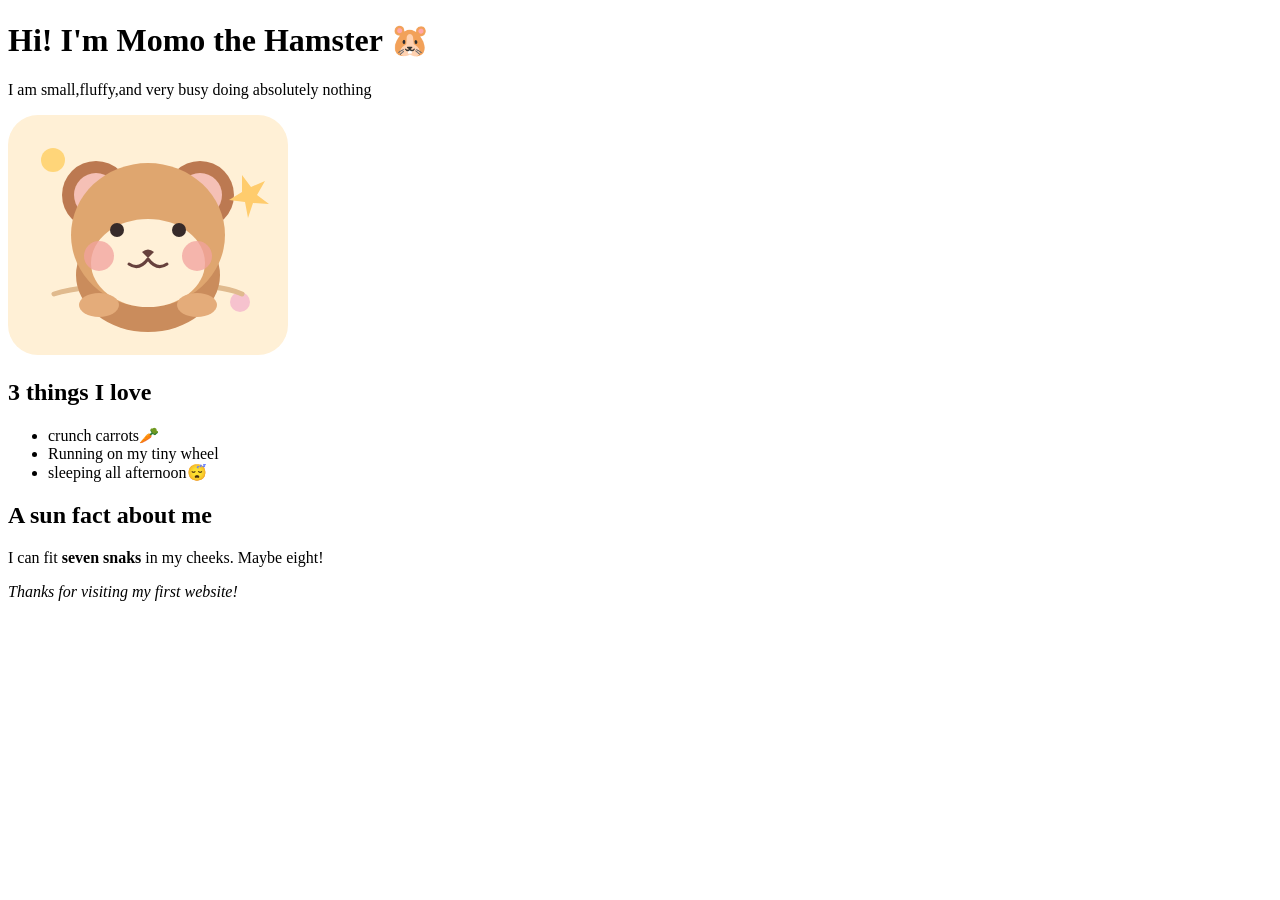
<file: 1/index.html>
<!DOCTYPE html>
<html lang="en">
<head>
    <meta charset="UTF-8">
    <meta name="viewport" content="width=device-width, initial-scale=1.0">
    <title>momo the hamster</title>
</head>
<body>
    <h1> Hi! I'm Momo the Hamster 🐹</h1>
    <p>I am small,fluffy,and very busy doing absolutely nothing</p>
    <img src="momo.svg" alt="momo the hamster">
    <h2>3 things I love </h2>
    <ul>
        <li>crunch carrots🥕</li>
        <li>Running on my tiny wheel</li>
        <li>sleeping all afternoon😴</li>
    </ul>
    <h2>A sun fact about me </h2>
    <p>I can fit <b>seven snaks</b> in my cheeks. Maybe eight! </p>
    <p><i>Thanks for visiting my first website!</i></p>
</body>
</html>
</file>
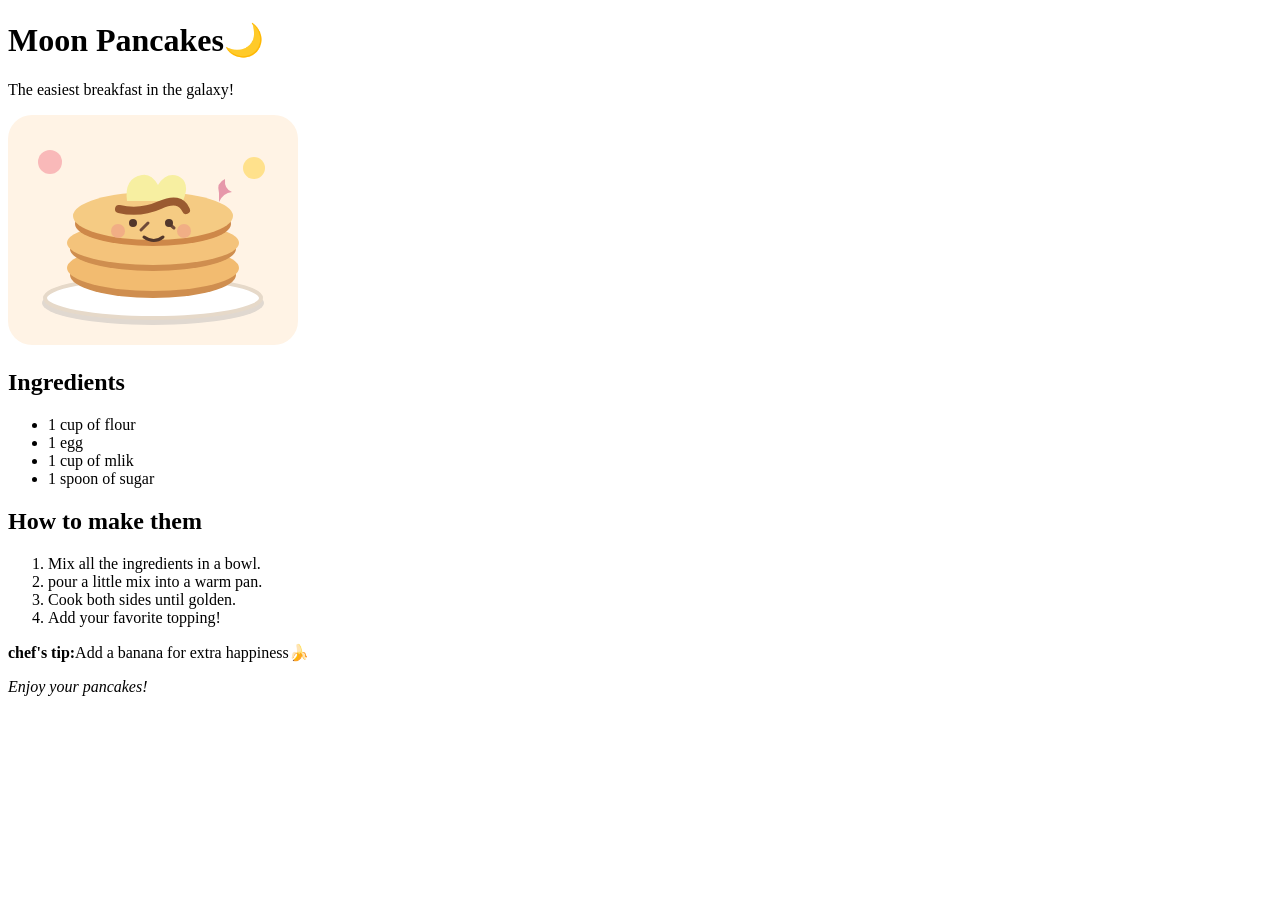
<file: 2/index.html>
<!DOCTYPE html>
<html lang="en">
<head>
    <meta charset="UTF-8">
    <meta name="viewport" content="width=device-width, initial-scale=1.0">
    <title>Moon Pancakes </title>
</head>
<body>
    <h1> Moon Pancakes🌙</h1>
    <p> The easiest breakfast in the galaxy!</p>
    <img src="pancakes.svg" alt="pancakes">
    <h2>Ingredients</h2>
    <ul>
        <li>1 cup of flour</li>
        <li>1 egg</li>
        <li>1 cup of mlik</li>
        <li>1 spoon of sugar</li>
    </ul>
    <h2>How to make them</h2>
    <ol>
        <li> Mix all the ingredients in a bowl.</li>
        <li>pour a little mix into a warm pan.</li>
        <li>Cook both sides until golden.</li>
        <li>Add your favorite topping!</li>
    </ol>
    <p><b>chef's tip:</b>Add a banana for extra happiness🍌 </p>
    <p><i>Enjoy your pancakes!</i></p>
</body>
</html>
</file>
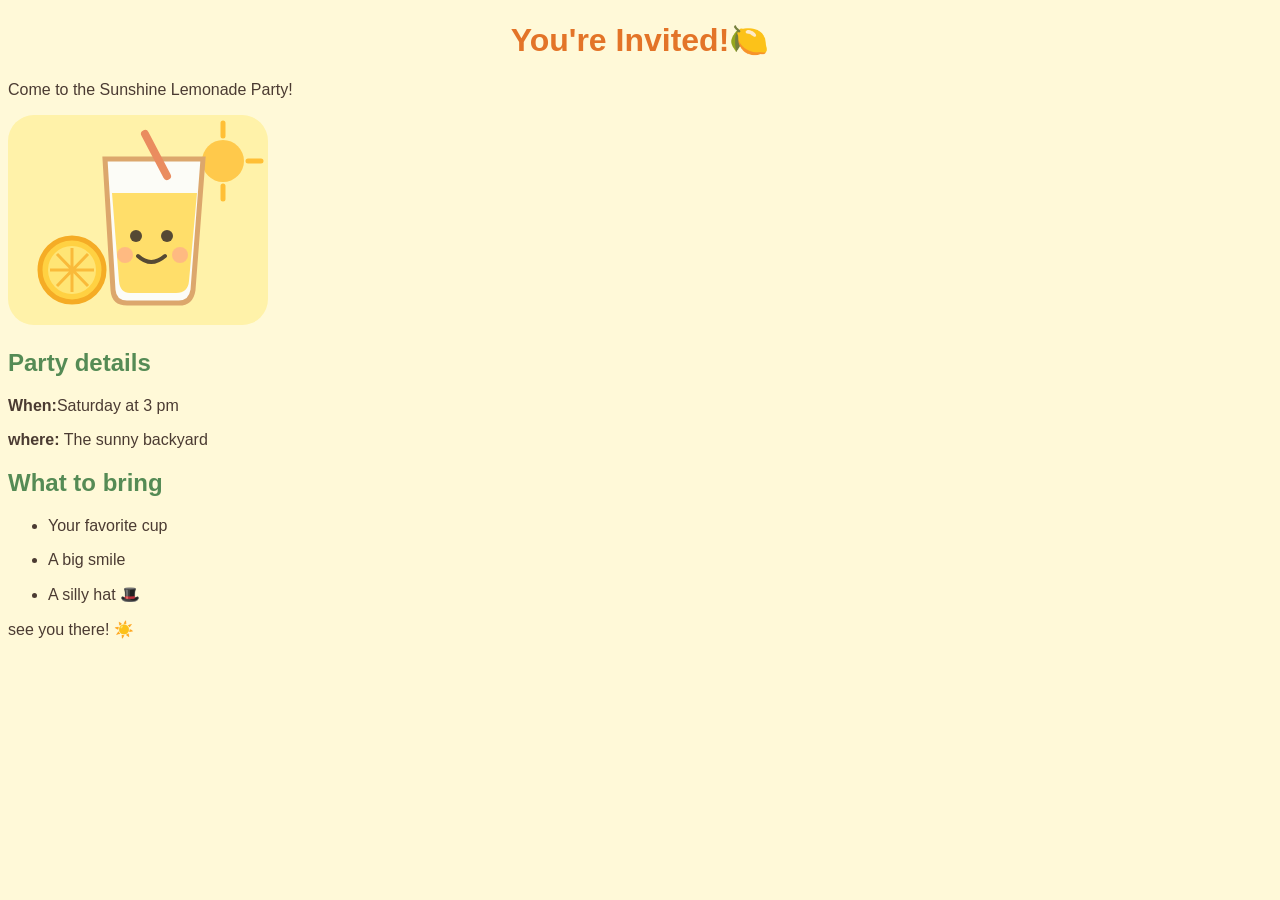
<file: 3/index.html>
<!DOCTYPE html>
<html lang="en">
<head>
    <meta charset="UTF-8">
    <meta name="viewport" content="width=device-width, initial-scale=1.0">
    <title>party</title>
    <link rel="stylesheet" href="style.css">
</head>
<body>
    <h1>You're Invited!🍋</h1>
    <p>Come to the Sunshine Lemonade Party!</p>
    <img src="lemonade.svg" alt="lemonade">
    <h2>Party details</h2>
    <p><b>When:</b>Saturday at 3 pm</p>
    <p><b>where:</b> The sunny backyard</p>
    <h2>What to bring</h2>
    <ul>
        <li><p>Your favorite cup</p></li>
        <li><p>A big smile</p></li>
        <li><p>A silly hat 🎩</p></li>
    </ul>
    <p>see you there! ☀️</p>
</body>
</html>
</file>
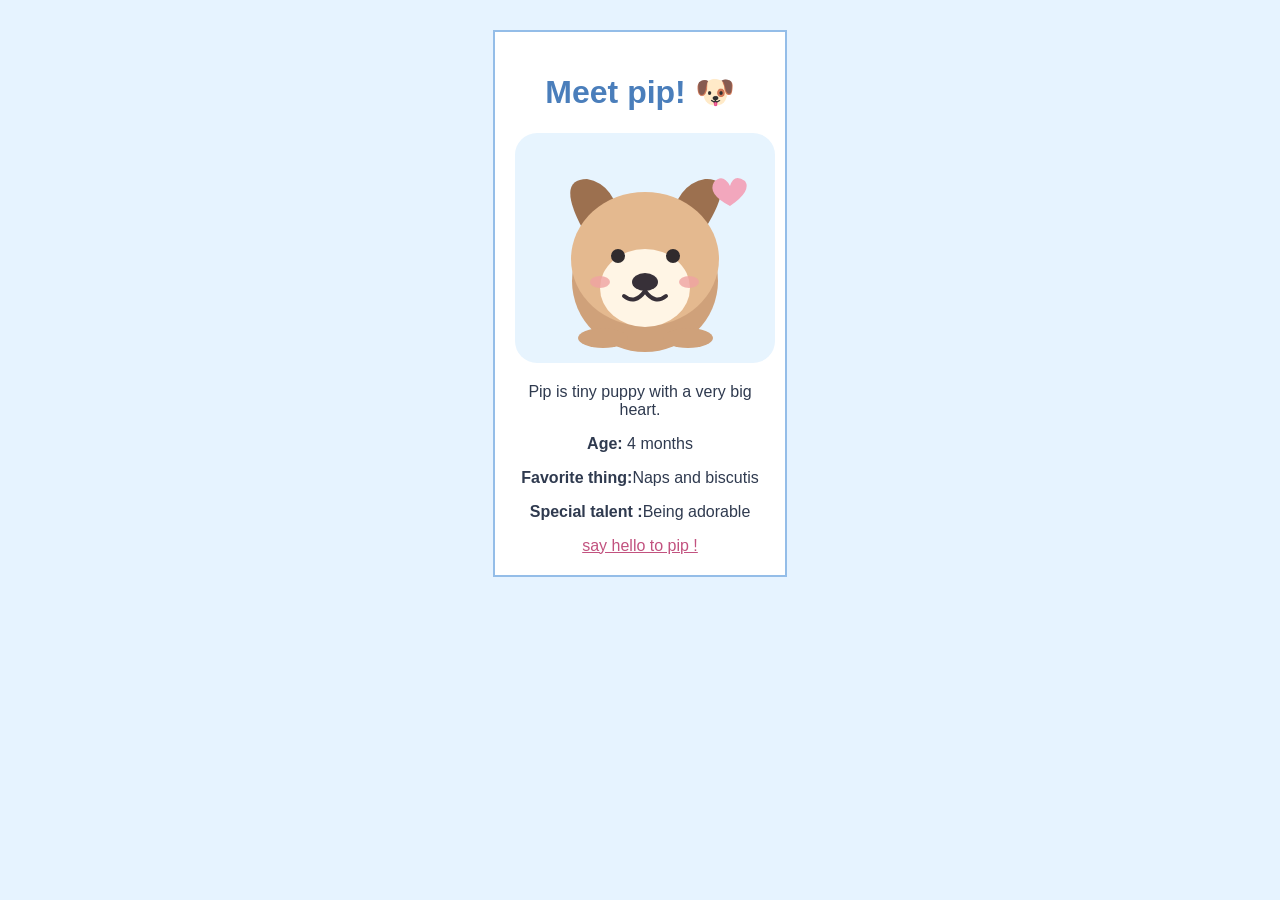
<file: 4/index.html>
<!DOCTYPE html>
<html lang="en">
<head>
    <meta charset="UTF-8">
    <meta name="viewport" content="width=device-width, initial-scale=1.0">
    <title>meet pip</title>
    <link rel="stylesheet" href="style.css">
</head>
<body>
 <div>
    <H1>Meet pip! 🐶</H1>
   <img src="pip.svg" alt="pip tiny puppy">
 <p>Pip is tiny puppy with a very big heart.</p>
 <p><b>Age:</b> 4 months</p>
 <p><b>Favorite thing:</b>Naps and biscutis</p>
 <p><b>Special talent :</b>Being adorable</p>
 <a href="">say hello to pip !</a>
</div>
</body>
</html>
</file>
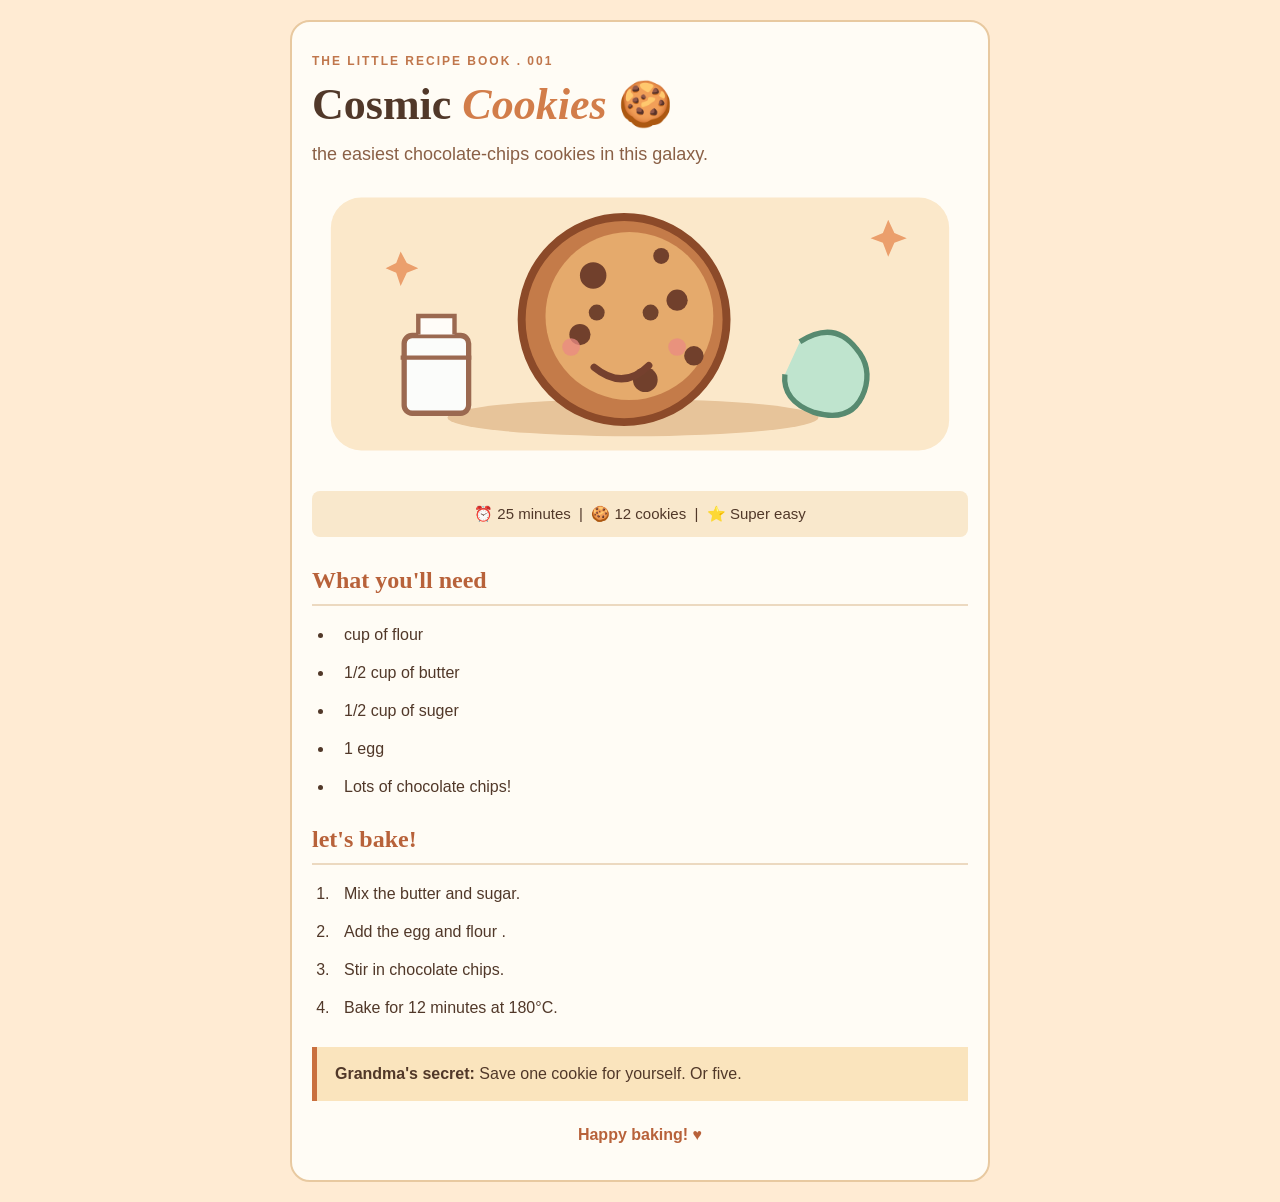
<file: 6/index.html>
<!DOCTYPE html>
<html lang="en">
<head>
    <meta charset="UTF-8">
    <meta name="viewport" content="width=device-width, initial-scale=1.0">
    <title>Cosmic Cookies recipe</title>
    <link rel="stylesheet" href="style.css">
</head>
<body>
    <div>
        <header>
            <p class="">THE LITTLE RECIPE BOOK . 001 </P>
            <H1>Cosmic <span>Cookies </span>🍪</H1>
        </header>
        <p> the easiest chocolate-chips cookies in this galaxy.</p>
        <img src="cookie.svg" alt="Smiling cartoon chocolate chip cookie and milk">
        <p class="info">⏰ 25 minutes &nbsp;|&nbsp; 🍪 12 cookies &nbsp;|&nbsp; ⭐ Super easy</p>
        <h2> What you'll need</h2>
        <hr>
        <ul>
            <li>cup of flour</li>
            <li>1/2 cup of butter</li>
            <li>1/2 cup of suger</li>
            <li>1 egg</li>
            <li>Lots of chocolate chips!</li>
        </ul> 
        <h2>let's bake!</h2>
        <hr>
        <ol>
            <li>Mix the butter and sugar.</li>
            <li>Add the egg and flour .</li>
            <li>Stir in chocolate chips.</li>
            <li>Bake for 12 minutes at 180°C.</li>
        </ol>
         <p class="tip"><b>Grandma's secret: </b> Save one cookie for yourself. Or five.</p>
         <p class="footer">Happy baking! ♥</p>
    </div>
</body>
</html>
</file>
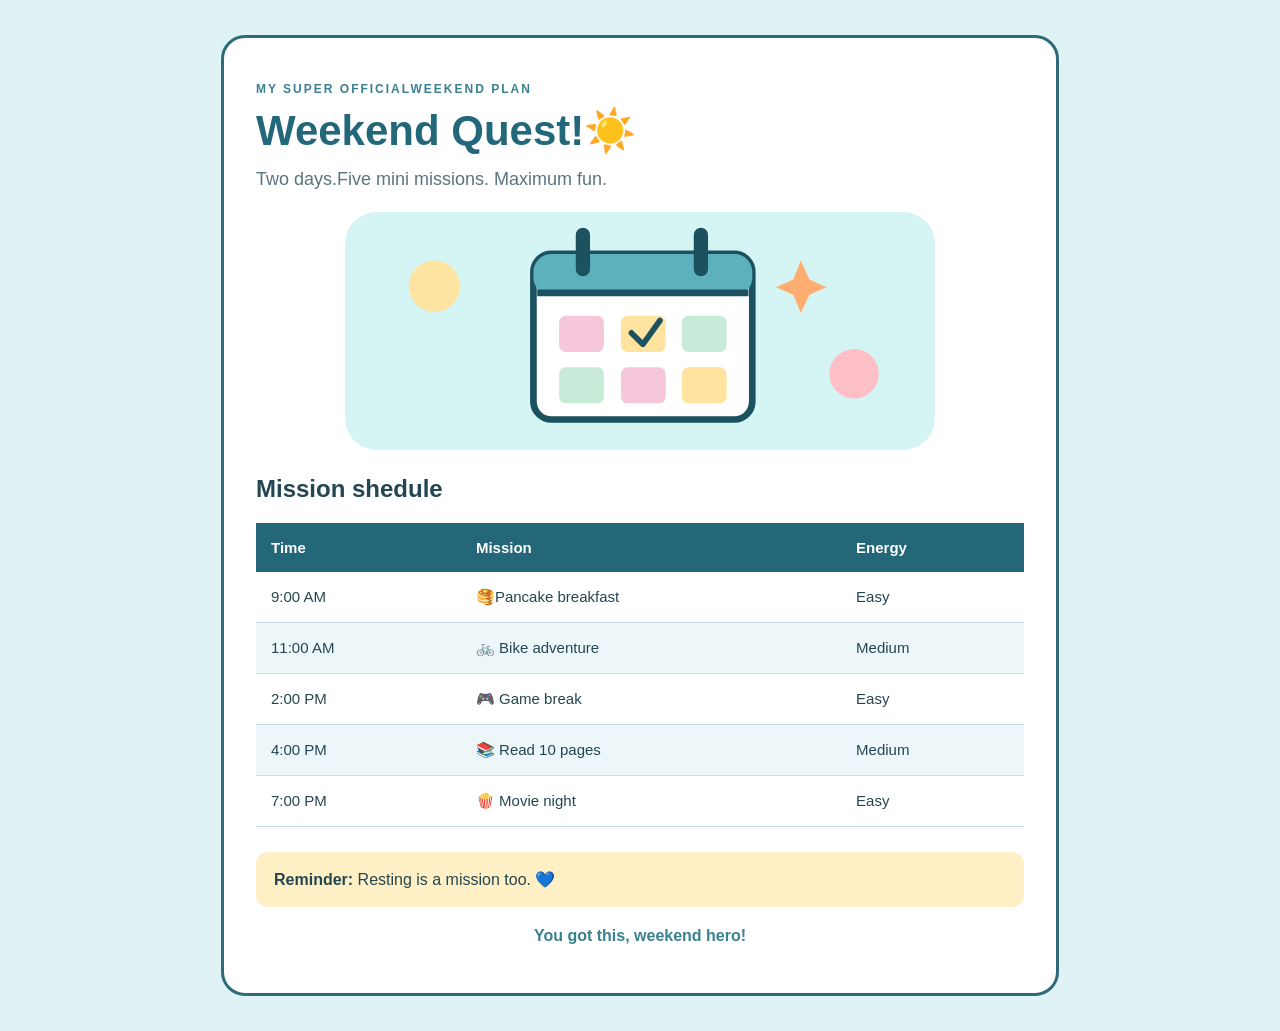
<file: 7/index.html>
<!DOCTYPE html>
<html lang="en">
<head>
    <meta charset="UTF-8">
    <meta name="viewport" content="width=device-width, initial-scale=1.0">
    <title>Weekend Quest</title>
    <link rel="stylesheet" href="style.css">
</head>
<body>
    <div>
        <p class="intro">MY SUPER OFFICIALWEEKEND PLAN </p>
        <H1>Weekend Quest!☀️</H1>
        <p>Two days.Five mini missions. Maximum fun.</p>
        <img src="weekend.svg" alt="Cute illustrated calendar">
        <h2>Mission shedule</h2>
        <table>
            <thead>
                <tr>
                    <th>Time</th>
                    <th>Mission</th>
                    <th>Energy</th>
                </tr>
            </thead>
            <tbody>
                <tr>
                    <td>9:00 AM</td>
                    <td>🥞Pancake breakfast</td>
                    <td>Easy</td>
                </tr>
                <tr>
                    <td>11:00 AM</td> 
                    <td>🚲 Bike adventure</td>
                    <td>Medium</td>
                </tr>
                <tr>
                    <td>2:00 PM</td>
                    <td>🎮 Game break</td>
                    <td>Easy</td>
                </tr>
                <tr>
                    <td>4:00 PM</td>
                    <td>📚 Read 10 pages</td>
                    <td>Medium</td>
                </tr>
                <tr>
                    <td>7:00 PM</td>
                    <td>🍿 Movie night</td>
                    <td>Easy</td>
                </tr>
      </tbody>
    </table>
 
    <p class="reminder"><strong>Reminder:</strong> Resting is a mission too. 💙</p>
    <p class="footer">You got this, weekend hero!</p>
                
       

    </div>
</body>
</html>
</file>
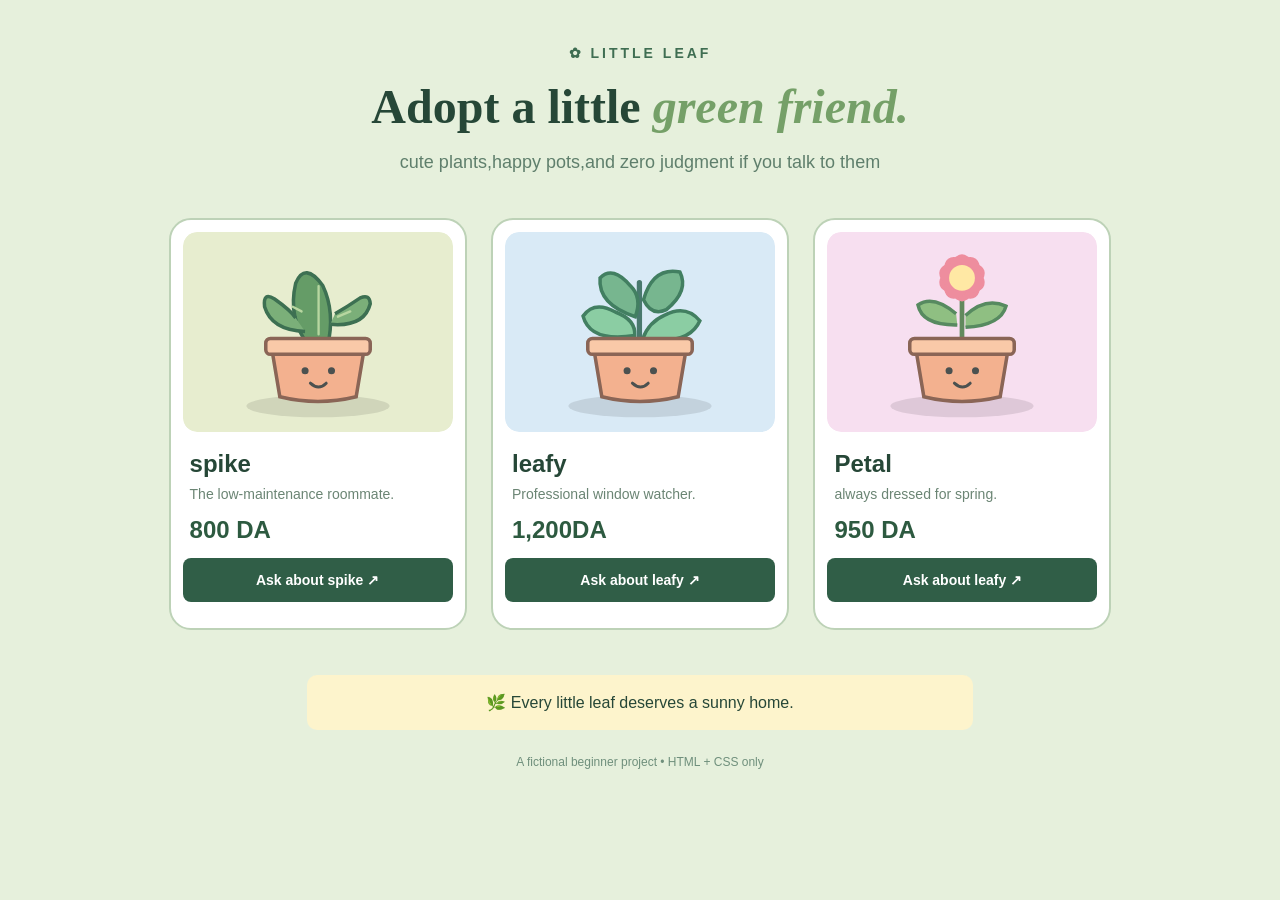
<file: 8/index.html>
<!DOCTYPE html>
<html lang="en">
<head>
    <meta charset="UTF-8">
    <meta name="viewport" content="width=device-width, initial-scale=1.0">
    <title>little leaf plant shop</title>
    <link rel="stylesheet" href="style.css">
</head>
<body>
    <div class="main">
        <p class="brand">✿ LITTLE LEAF</p>
        <h1>Adopt a little <span>green friend.</span></h1>
        <p class="intro">cute plants,happy pots,and zero judgment if you talk to them</p>
      <div class="plants">
        <div class="plant">
            <img src="cactus.svg" alt="Smiling cactus in a peach pot">
            <h2>spike</h2>
            <p>The low-maintenance roommate.</p>
            <p class="price">800 DA</p>
            <a href="">Ask about spike ↗</a>
        </div>
        <div class="plant">
            <img src="leafy.svg" alt="Smiling leafy in a peach pot">
            <h2>leafy</h2>
            <p>Professional window watcher.</p>
            <p class="price">1,200DA</p>
            <a href="">Ask about leafy ↗</a>
        </div>
          
        <div class="plant">
            <img src="flower.svg" alt="Smiling flower in a peach pot">
            <h2>Petal</h2>
            <p>always dressed for spring.</p>
            <p class="price">950 DA</p>
            <a href="">Ask about leafy ↗</a>
        </div>
    
          <p class="slogan">🌿 Every little leaf deserves a sunny home.</p>
          <p class="footer">A fictional beginner project • HTML + CSS only</p>
      </div>
    </div>
    
</body>
</html>
</file>
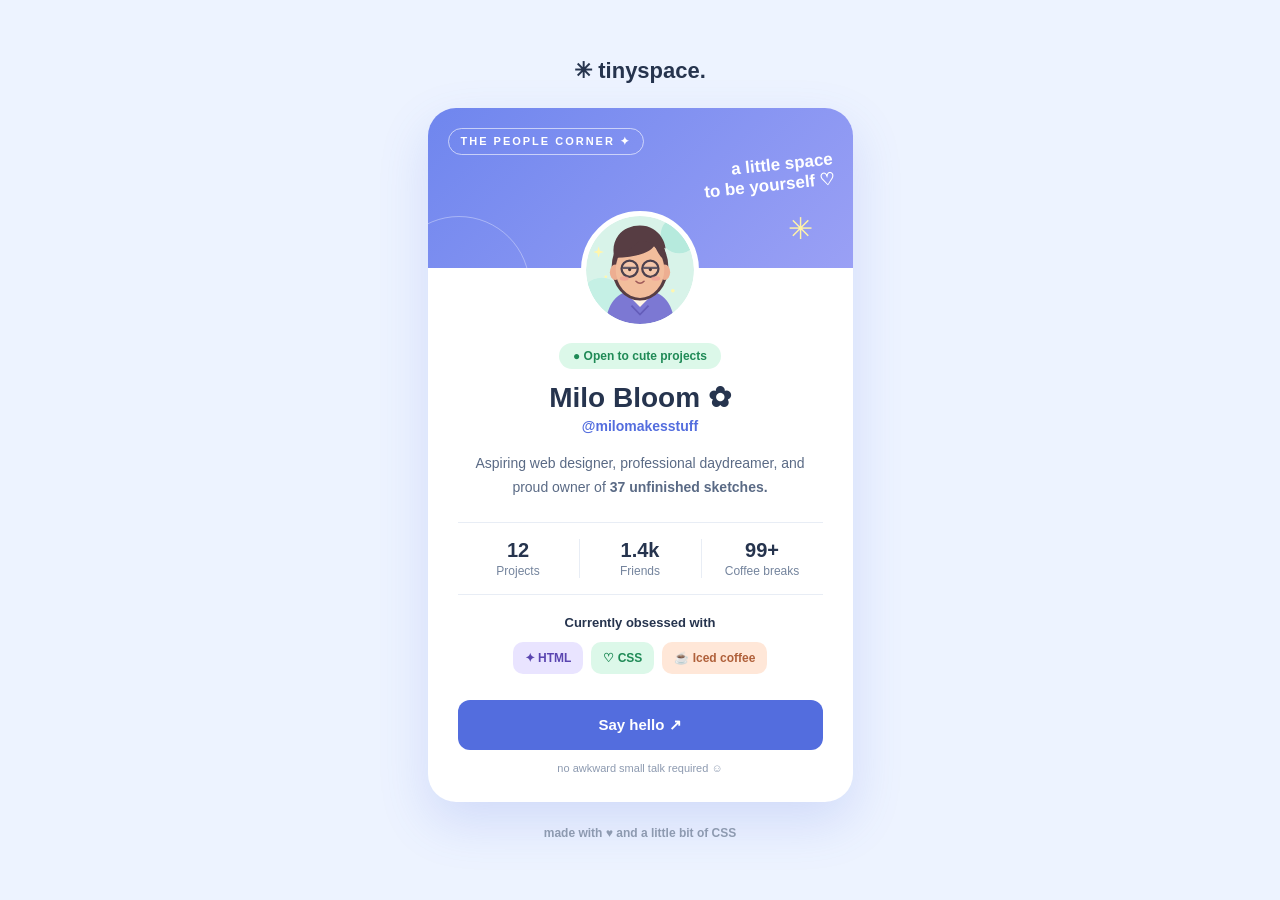
<file: bignner/index.html>
<!doctype html>
<html lang="en">
  <head>
    <meta charset="UTF-8" />
    <meta name="viewport" content="width=device-width, initial-scale=1.0" />
    <title>My Little Profile</title>
    <link rel="stylesheet" href="style.css" />
  </head>
  <body>
    <main class="page">
      <div class="brand">✳ tinyspace.</div>
      <article class="profile-card" aria-labelledby="profile-name">
        <div class="cover">
          <span class="cover-label">THE PEOPLE CORNER ✦</span>
          <p class="cover-message">a little space<br />to be yourself ♡</p>
        </div>
        <div class="profile-content">
          <img
            class="avatar"
            src="milo-avatar.svg"
            alt="Illustrated avatar of Milo with round glasses"
          />
          <p class="availability">● Open to cute projects</p>
          <h1 id="profile-name">Milo Bloom ✿</h1>
          <p class="username">@milomakesstuff</p>
          <p class="bio">
            Aspiring web designer, professional daydreamer, and proud owner of
            <strong>37 unfinished sketches.</strong>
          </p>
          <div class="stats" aria-label="Profile statistics">
            <div class="stat"><strong>12</strong><span>Projects</span></div>
            <div class="stat"><strong>1.4k</strong><span>Friends</span></div>
            <div class="stat">
              <strong>99+</strong><span>Coffee breaks</span>
            </div>
          </div>
          <section class="interests" aria-label="Interests">
            <h2>Currently obsessed with</h2>
            <div class="tags">
              <span class="tag tag-lavender">✦ HTML</span>
              <span class="tag tag-mint">♡ CSS</span>
              <span class="tag tag-peach">☕ Iced coffee</span>
            </div>
          </section>
          <a
            class="hello-button"
            href="mailto:hello@example.com?subject=Hello%20Milo!"
            >Say hello ↗</a
          >
          <p class="little-note">no awkward small talk required ☺</p>
        </div>
      </article>
      <p class="page-footer">made with ♥ and a little bit of CSS</p>
    </main>
  </body>
</html>
</file>
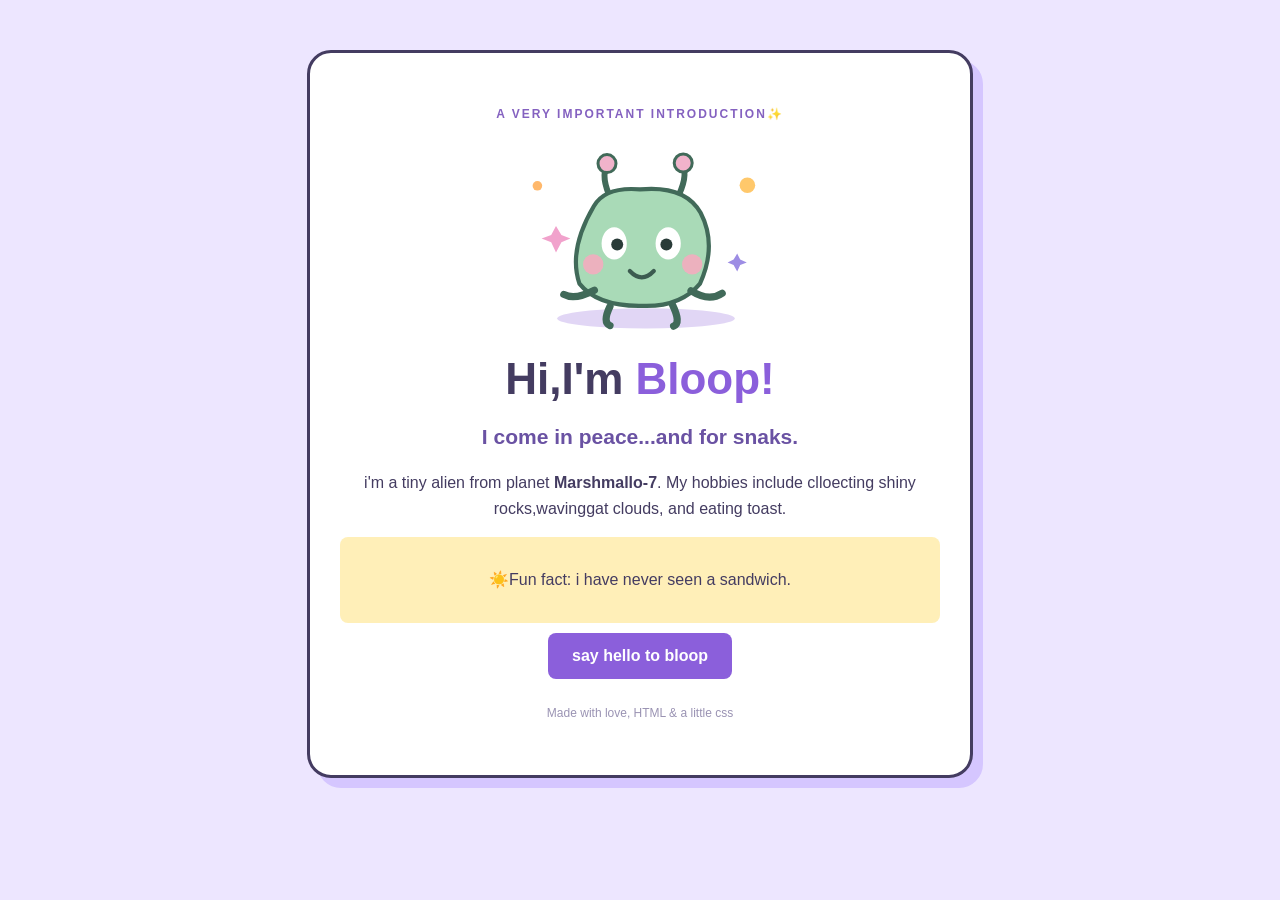
<file: 5/inndex.html>
<!DOCTYPE html>
<html lang="en">
<head>
    <meta charset="UTF-8">
    <meta name="viewport" content="width=device-width, initial-scale=1.0">
    <title>Meet bloop !</title>
    <link rel="stylesheet" href="style.css">
</head>
<body>
    <div>
        <p class="head">A VERY IMPORTANT INTRODUCTION✨</p>
        <img src="bloop.svg" alt="Bloop">
        <h1>Hi,I'm  <span>Bloop!</span> </h1>
        <h3> I come in peace...and for snaks.</h3>
        <p>i'm a tiny alien from planet <b>Marshmallo-7</b>. My hobbies include clloecting shiny rocks,wavinggat clouds, and eating toast. </p>
        <div class="june "> <p>☀️Fun fact: i have never seen a sandwich. </p></div>
        <a href="">say hello to bloop</a>
        <footer><p>Made with love, HTML & a little css </p></footer>
    </div>
</body>
</html>
</file>
<file: 3/style.css>
body {
  font-family: Arial, sans-serif;
  background-color: #fff9d8;
   color: #4b3b32;
}

h1 {
  color: #e37428;
  text-align: center;
}

h2 {
  color: #558b55;
}
</file>
<file: 4/style.css>
body {
  font-family: Arial, sans-serif;
  background-color: #e6f3ff;
  color: #2f3a4f;
  text-align: center;
}

div{
  background-color: white;
  width: 250px;
  padding: 20px;
   margin: 30px auto;
  border: 2px solid #94bde8;
}

h1 {
  color: #4a7ebb;
}

a {
  color: #c2527f;
}
</file>
<file: 6/style.css>
body {
  font-family: Arial, sans-serif;
  background-color: #FFEBD3;
  color: #513829;
  margin: 0;
  padding:  20px;
}

body > div {
  box-sizing: border-box;
  max-width: 700px;
  margin: 0 auto;
  padding: 20px;
  background-color: #FFFCF5;
  border: 2px solid #E8C9A0;
  border-radius: 20px;
}

header p {
  margin: 12px 0 10px;
  color: #C0764B;
  font-size: 12px;
  font-weight: bold;
  letter-spacing: 2px;
}

h1 {
  margin: 0 0 14px;
  font-family: Georgia, "Times New Roman", serif;
  font-size: 44px;
}
h1 span {
  color: #D27D4A;
  font-style: italic;
}

header + p {
  margin: 0 0 22px;
  color: #8A6046;
  font-size: 18px;
}

img {
  display: block;
  width: 97%;
  margin: 0 auto;
  border-radius: 30px;
}

.info {
  margin: 30px 0;
  padding: 14px;
  background-color: #F9E8CC;
  border-radius: 8px;
  text-align: center;
  font-size: 15px;
}

h2 {
  margin: 30px 0 10px;
  color: #B8623A;
  font-family: Georgia, "Times New Roman", serif;
  font-size: 24px;
}


hr {
  border: none;
  border-top: 2px solid #ECD9C0;
  margin: 0 0 20px;
}

ul, ol {
  margin: 0 0 30px;
  padding-left: 22px;
}
li {
  margin-bottom: 20px;
  padding-left: 10px;
  font-size: 16px;
}

.tip {
  margin: 20px 0;
  padding: 18px;
  background-color: #FAE4BD;
  border-left: 5px solid #C9703F;
}

.footer {
  margin-top: 25px;
  color: #B8623A;
  font-weight: bold;
  text-align: center;
}
</file>
<file: 7/style.css>
body {
  font-family: Arial, sans-serif;
  background-color: #DFF3F7;
  color: #244651;
  margin: 0;
  padding: 35px 20px;
}

body > div {
  box-sizing: border-box;
  max-width: 838px;
  margin: 0 auto;
  padding: 32px;
  background-color: white;
  border: 3px solid #2F6A78;
  border-radius: 24px;
}

.intro {
  margin: 12px 0 10px;
  color: #3A8090;
  font-size: 12px;
  font-weight: bold;
  letter-spacing: 2px;
}

h1 {
  margin: 0 0 14px;
  color: #22677A;
  font-size: 42px;
}

h1 + p {
  margin: 0 0 22px;
  color: #5A7480;
  font-size: 18px;
}

img {
  display: block;
  width: 590px;
  max-width: 100%;
  margin: 0 auto;
  border-radius: 30px;
}

h2 {
  margin: 25px 0 20px;
  font-size: 24px;
}

table {
  width: 100%;
  border-collapse: collapse;
}

th {
  padding: 16px 15px;
  background-color: #236778;
  color: white;
  font-size: 15px;
  text-align: left;
}

td {
  padding: 16px 15px;
  border-bottom: 1px solid #C8DDE3;
  font-size: 15px;
}

tbody tr:nth-child(even) {
  background-color: #EDF6F8;
}

.reminder {
  margin: 25px 0 20px;
  padding: 18px;
  background-color: #FFEFC4;
  border-radius: 12px;
}

.footer {
  color: #3A8090;
  font-weight: bold;
  text-align: center;
}
</file>
<file: 8/style.css>
body {
  background-color: #E6F0DC;
  color: #264737;
  font-family: Arial, sans-serif;
  text-align: center;
  margin: 0;
  padding: 45px 12px;
}
 
.main {
  max-width: 1030px;
  margin: 0 auto;
}
 
.brand {
  margin: 0 0 18px;
  color: #3F6E52;
  font-size: 14px;
  font-weight: bold;
  letter-spacing: 3px;
}
 
h1 {
  margin: 0 0 18px;
  font-family: Georgia, "Times New Roman", serif;
  font-size: 48px;
}
h1 span {
  color: #75A068;
  font-style: italic;
}
 
.intro {
  margin: 0 0 45px;
  color: #5F7F6C;
  font-size: 18px;
}
 
/* Les 3 cartes côte à côte avec inline-block */
.plant {
  display: inline-block;
  vertical-align: top;
  width: 298px;
  margin: 0 10px 15px;
  padding: 12px 12px 26px;
  background-color: white;
  border: 2px solid #BDD2B7;
  border-radius: 22px;
  text-align: left;
  box-sizing: border-box;
}
 
.plant img {
  display: block;
  width: 100%;
  border-radius: 14px;
}
 
.plant h2 {
  margin: 18px 7px 8px;
  font-size: 24px;
}
 
.plant p {
  margin: 0 7px 14px;
  color: #6B8574;
  font-size: 14px;
}
 
.plant .price {
  color: #2D5A40;
  font-size: 24px;
  font-weight: bold;
}
 
.plant a {
  display: block;
  padding: 14px;
  background-color: #305E47;
  color: white;
  border-radius: 8px;
  font-size: 14px;
  font-weight: bold;
  text-align: center;
  text-decoration: none;
}
.plant a:hover { background-color: #264737; }
 
.slogan {
  box-sizing: border-box;
  max-width: 666px;
  margin: 30px auto 25px;
  padding: 18px;
  background-color: #FDF4CC;
  border-radius: 10px;
  font-size: 16px;
}
 
.footer {
  color: #6F8F7C;
  font-size: 12px;
}
</file>
<file: bignner/style.css>
* { box-sizing: border-box; }

body {
  margin: 0;
  background: #edf3ff;
  color: #26344e;
  font-family: "Trebuchet MS", Arial, sans-serif;
  text-align: center;
  overflow-x: hidden;
}

body::after {
  content: "";
  position: fixed;
  border-radius: 50%;
  background: #dbe7ff;
  z-index: -1;
}
.page {
  min-height: 100vh;
  display: flex;
  flex-direction: column;
  align-items: center;
  padding: 58px 14px 24px;
}

.brand {
  font-weight: 800;
  font-size: 22px;
  margin-bottom: 24px;
}

.profile-card {
  background: #ffffff;
  max-width: 425px;
  width: 100%;
  overflow: hidden;
  border-radius: 28px;
  box-shadow: 0 20px 50px rgba(83, 109, 222, 0.18);
}

.cover {
  position: relative;
  height: 160px;
  background: linear-gradient(135deg, #6f86ee, #9aa0f5);
  color: white;
  padding: 20px;
  text-align: left;
  overflow: hidden;
}
.cover::before {
  content: "";
  position: absolute;
  left: -40px;
  bottom: -90px;
  width: 140px;
  height: 140px;
  border-radius: 50%;
  border: 1px solid rgba(255, 255, 255, 0.35);
}
.cover::after {
  content: "✳";
  position: absolute;
  right: 40px;
  bottom: 22px;
  font-size: 30px;
  color: #fff3a8;
}
.cover-label {
  display: inline-block;
  padding: 6px 12px;
  border: 1px solid rgba(255, 255, 255, 0.6);
  border-radius: 20px;
  font-size: 11px;
  font-weight: bold;
  letter-spacing: 2px;
}
.cover-message {
  position: absolute;
  top: 48px;
  right: 18px;
  margin: 0;
  text-align: right;
  font-size: 17px;
  font-weight: bold;
  line-height: 1.2;
  transform: rotate(-6deg);
}

.profile-content { padding: 0 30px 28px; }

.avatar {
  display: block;
  width: 118px;
  height: 118px;
  margin: -57px auto 14px;
  border-radius: 50%;
  border: 5px solid white;
  background: white;
  position: relative;
}

.availability {
  display: inline-block;
  margin: 0 0 12px;
  padding: 6px 14px;
  background: #dcf8e9;
  color: #1f8a56;
  border-radius: 20px;
  font-size: 12px;
  font-weight: bold;
}
h1 { margin: 0; font-size: 28px; }
.username {
  margin: 4px 0 18px;
  color: #536dde;
  font-weight: bold;
  font-size: 14px;
}
.bio {
  margin: 0 0 22px;
  color: #5a6a85;
  font-size: 14px;
  line-height: 1.7;
}

/* TODO 5 : stats en 3 colonnes avec séparateurs */
.stats {
  display: flex;
  padding: 16px 0;
  border-top: 1px solid #e8edf5;
  border-bottom: 1px solid #e8edf5;
}
.stat {
  flex: 1;
  display: flex;
  flex-direction: column;
  gap: 2px;
}
.stat + .stat { border-left: 1px solid #e8edf5; }
.stat strong { font-size: 20px; }
.stat span { font-size: 12px; color: #74849d; }

.interests h2 {
  margin: 20px 0 12px;
  font-size: 13px;
}
.tags { display: flex; justify-content: center; gap: 8px; }
.tag {
  padding: 9px 12px;
  border-radius: 10px;
  font-size: 12px;
  font-weight: bold;
}
.tag-lavender { background: #e9e4ff; color: #5a45b0; }
.tag-mint     { background: #dcf8e9;     color: #1f8a56; }
.tag-peach    { background: #ffe7d8;    color: #b0603a; }


.hello-button {
  display: block;
  margin-top: 26px;
  padding: 16px 20px;
  background: #536dde;
  color: white;
  text-decoration: none;
  font-weight: bold;
  font-size: 15px;
  border-radius: 12px;
  transition: transform 0.2s, background 0.2s;
}
.hello-button:hover { background: #4259c9; transform: translateY(-2px); }
.hello-button:focus-visible { outline: 3px solid #ffb88f; outline-offset: 3px; }

.little-note { margin: 12px 0 0; font-size: 11px; color: #8d9ab0; }
.page-footer { margin-top: 24px; font-size: 12px; font-weight: bold; color: #8d9ab0; }
</file>
<file: 5/style.css>
body {
  font-family: Arial, sans-serif;
  background-color: #EDE6FF;
  color: #443C61;
  text-align: center;
  margin: 0;
  padding: 50px 20px;
}

body > div {
  background-color: white;
  max-width: 600px;
  margin: 0 auto;
  padding: 40px 30px;
  border: 3px solid #443C61;
  border-radius: 24px;
  box-shadow: 10px 10px 0 #D5C6FF;
}

.head {
  color: #8461C0;
  font-size: 12px;
  font-weight: bold;
  letter-spacing: 2px;
}

img {
  width: 300px;
  max-width: 100%;
}

h1 {
  font-size: 44px;
  margin: 10px 0;
}

h1 span {
  color: #8B5FDB;
}

h3 {
  color: #6A52A3;
  font-size: 21px;
  font-weight: bold;
}

p {
  line-height: 1.6;
}

.june {
  background-color: #FFEFB8;
  padding: 14px;
  border-radius: 8px;
}

a {
  display: inline-block;
  background-color: #8B5FDB;
  color: white;
  font-weight: bold;
  text-decoration: none;
  padding: 14px 24px;
  border-radius: 8px;
  margin-top: 10px;
}

footer p {
  color: #9A93B3;
  font-size: 12px;
  margin-top: 25px;
}
</file>
